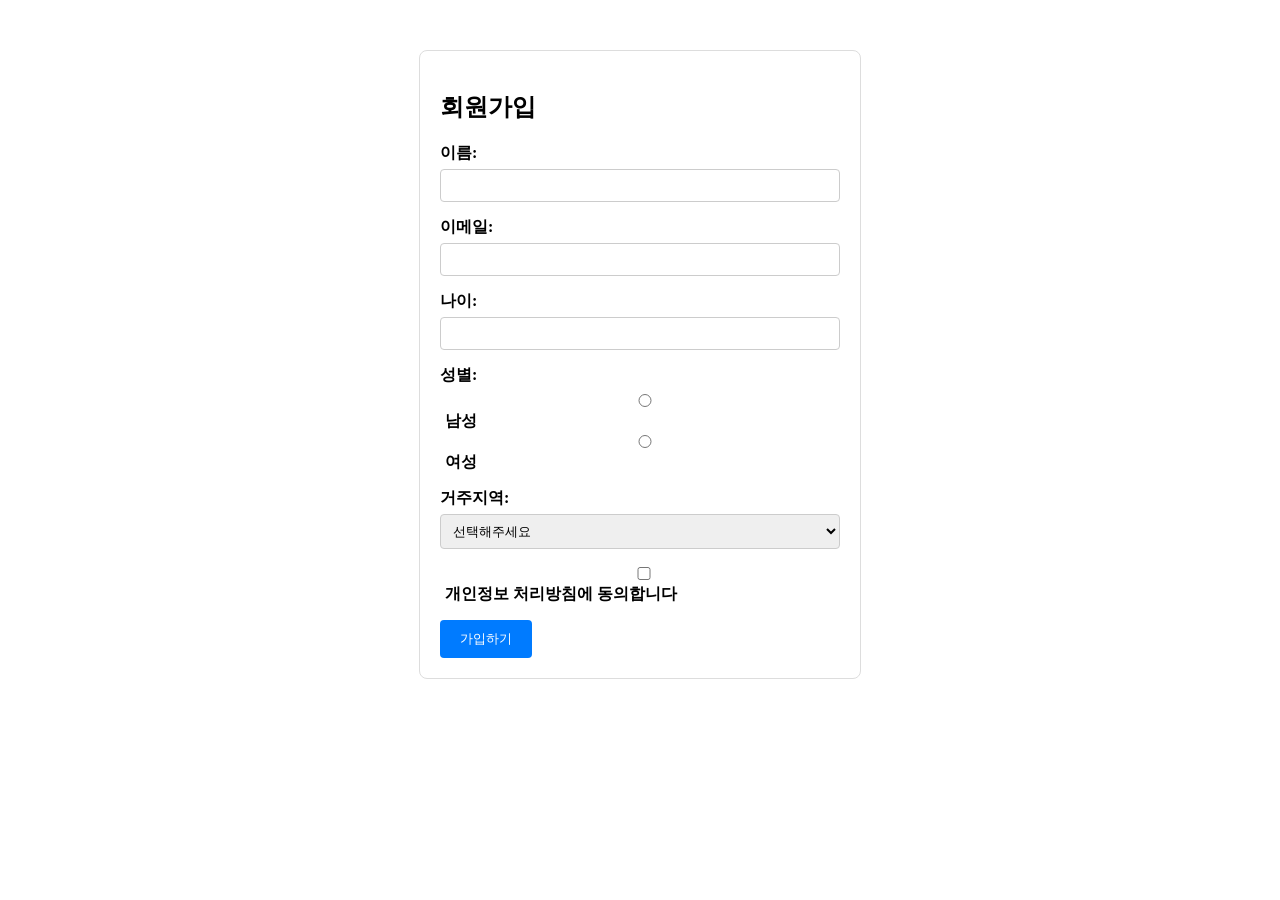
<file: index.html>
<!DOCTYPE html>
<html lang="ko">
<head>
 <meta charset="UTF-8">
 <title>회원가입 폼</title>
 <style>
 .form-container {
 max-width: 400px;
 margin: 50px auto;
 padding: 20px;
 border: 1px solid #ddd;
 border-radius: 8px;
 }
 .form-group {
 margin-bottom: 15px;
 }
 label {
 display: block;
 margin-bottom: 5px;
 font-weight: bold;
 }
 input, select, textarea {
 width: 100%;
 padding: 8px;
 border: 1px solid #ccc;
 border-radius: 4px;
 box-sizing: border-box;
 }
 button {
 background-color: #007bff;
 color: white;
 padding: 10px 20px;
 border: none;
 border-radius: 4px;
 cursor: pointer;
 }
 .result {
 margin-top: 20px;
 padding: 10px;
 background-color: #f8f9fa;
 border-radius: 4px;
 }
 </style>
</head>
<body>
 <div class="form-container">
 <h2>회원가입</h2>
 <form id="signupForm">
 <div class="form-group">
 <label for="userName">이름:</label>
 <input type="text" id="userName" name="userName" required>
 </div>

 <div class="form-group">
 <label for="userEmail">이메일:</label>
 <input type="email" id="userEmail" name="userEmail" required>
 </div>

 <div class="form-group">
 <label for="userAge">나이:</label>
 <input type="number" id="userAge" name="userAge" min="1" max="120">
 </div>

 <div class="form-group">
 <label>성별:</label>
 <input type="radio" id="male" name="gender" value="남성">
 <label for="male" style="display: inline; margin-left: 5px;">남성</label>
 <input type="radio" id="female" name="gender" value="여성">
 <label for="female" style="display: inline; margin-left: 5px;">여성</label>
 </div>

 <div class="form-group">
 <label for="userCity">거주지역:</label>
 <select id="userCity" name="userCity">
 <option value="">선택해주세요</option>
 <option value="서울">서울</option>
 <option value="부산">부산</option>
 <option value="대구">대구</option>
 <option value="인천">인천</option>
 </select>
 </div>

 <div class="form-group">
 <input type="checkbox" id="agree" name="agree">
 <label for="agree" style="display: inline; margin-left: 5px;">개인정보 처리방침에 동의합니다</label>
 </div>

 <button type="button" onclick="processForm()">가입하기</button>
 </form>

 <div id="result" class="result" style="display: none;"></div>
 </div>

 <script>
 function processForm() {
 // 각 입력 요소의 값 가져오기
 const name = document.getElementById('userName').value;
 const email = document.getElementById('userEmail').value;
 const age = document.getElementById('userAge').value;
 const city = document.getElementById('userCity').value;
 const isAgreed = document.getElementById('agree').checked;

 // 라디오 버튼에서 선택된 값 찾기
 const genderRadios = document.getElementsByName('gender');
 let gender = '';
 for (let radio of genderRadios) {
 if (radio.checked) {
 gender = radio.value;
 break;
 }
 }

 // 유효성 검사
 if (!name || !email) {
 alert('이름과 이메일은 필수 입력사항입니다!');
 return;
 }

 if (!isAgreed) {
 alert('개인정보 처리방침에 동의해주세요!');
 return;
 }

 // 결과 표시
 const resultDiv = document.getElementById('result');
 resultDiv.innerHTML = `
 <h3>입력하신 정보</h3>
 <p><strong>이름:</strong> ${name}</p>
 <p><strong>이메일:</strong> ${email}</p>
 <p><strong>나이:</strong> ${age || '입력하지 않음'}</p>
 <p><strong>성별:</strong> ${gender || '선택하지 않음'}</p>
 <p><strong>거주지역:</strong> ${city || '선택하지 않음'}</p>
 <p><strong>약관동의:</strong> ${isAgreed ? '동의함' : '동의하지 않음'}</p>
 `;
 resultDiv.style.display = 'block';
 }
 </script>
</body>
</html>
</file>
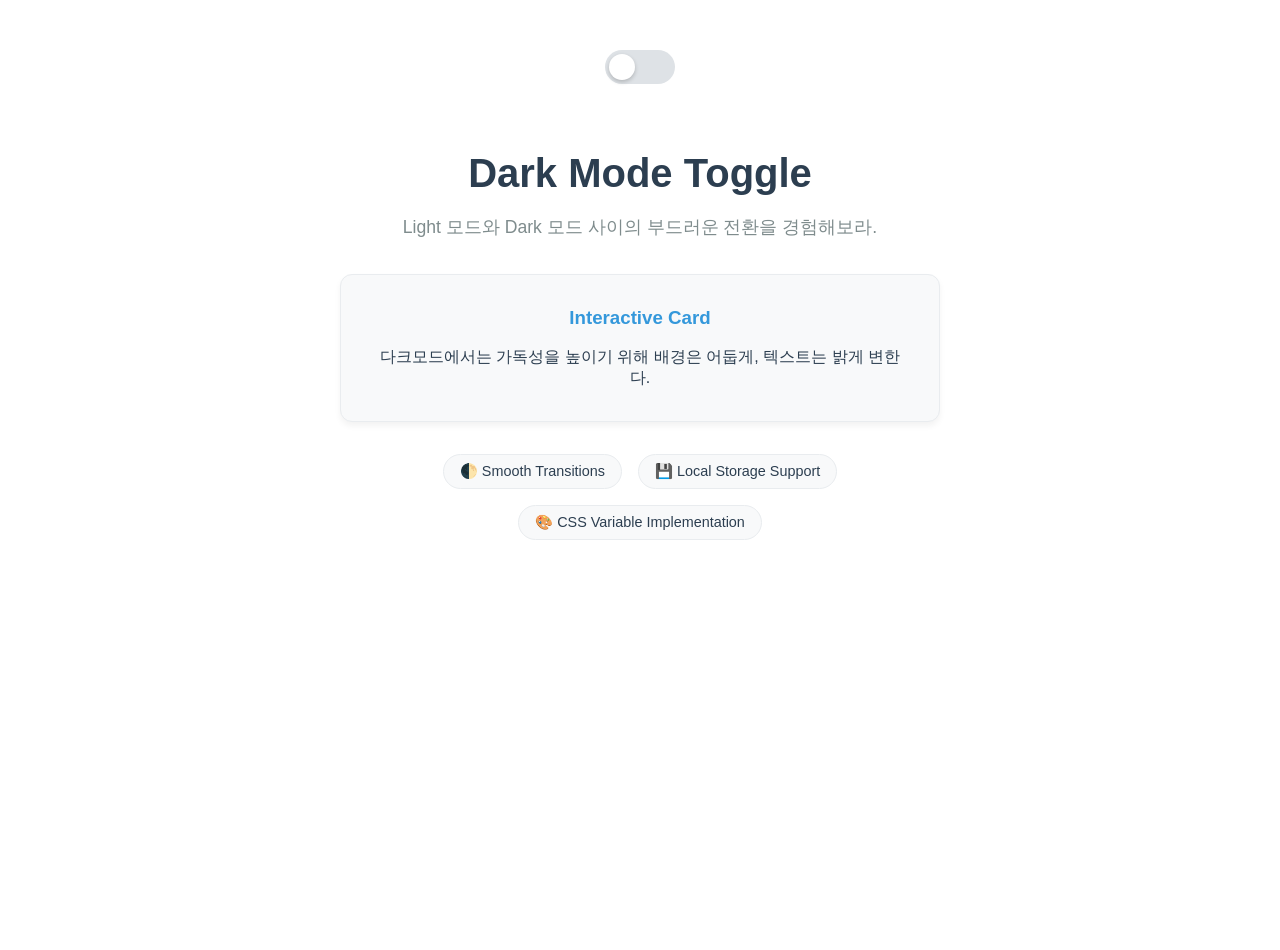
<file: new0504/new0504.html>
<!doctype html>
<html lang="ko">
  <head>
    <meta charset="UTF-8" />
    <meta name="viewport" content="width=device-width, initial-scale=1.0" />
    <link rel="stylesheet" href="./css/style0504.css" />

    <title>프로필 기억하기</title>
  </head>
  <body>
    <!-- 1. 체크박스: 실제로 클릭되는 데이터 모델 (화면에서는 숨김) -->

    <input type="checkbox" id="dark-mode" class="input" />

    <!-- 2. 라벨: 사용자가 눈으로 보고 클릭하는 스위치 모양 -->

    <label for="dark-mode" class="label">
      <div class="circle"></div>
    </label>

    <!-- 3. 컨텐츠: 테마 변경에 따라 색이 변할 내용물 -->

    <div class="container">
      <h1>Dark Mode Toggle</h1>

      <p class="description">
        Light 모드와 Dark 모드 사이의 부드러운 전환을 경험해보라.
      </p>

      <div class="card">
        <h3>Interactive Card</h3>

        <p>
          다크모드에서는 가독성을 높이기 위해 배경은 어둡게, 텍스트는 밝게
          변한다.
        </p>
      </div>

      <div class="features">
        <div class="feature-item">🌓 Smooth Transitions</div>

        <div class="feature-item">💾 Local Storage Support</div>

        <div class="feature-item">🎨 CSS Variable Implementation</div>
      </div>
    </div>

    <!-- 4. 자바스크립트 연결: 동작을 제어한다 -->

    <script src="./js/index.js"></script>
  </body>
</html>
</file>
<file: new0504/css/style0504.css>
:root {
  --bg-color: #ffffff;
  --text-color: #2c3e50;
  --secondary-text: #7f8c8d;
  --card-bg: #f8f9fa;
  --card-border: #e9ecef;
  --card-shadow: 0 4px 6px rgba(0, 0, 0, 0.05);
  --toggle-bg: #dee2e6;
  --circle-bg: #ffffff;
  --accent-color: #3498db;
}

body.dark {
  --bg-color: #1a1a2e;
  --text-color: #e94560;
  --secondary-text: #95a5a6;
  --card-bg: #16213e;
  --card-border: #0f3460;
  --card-shadow: 0 4px 20px rgba(0, 0, 0, 0.3);
  --toggle-bg: #0f3460;
  --circle-bg: #e94560;
  --accent-color: #e94560;
}

body {
  margin: 0;
  font-family: "Segoe UI", Tahoma, Geneva, Verdana, sans-serif;
  background-color: var(--bg-color);
  color: var(--text-color);
  display: flex;
  flex-direction: column;
  align-items: center;
  min-height: 100vh;
  padding-top: 50px;
  transition:
    background-color 0.4s ease,
    color 0.4s ease;
}

.input {
  visibility: hidden;
  position: absolute;
}

.label {
  width: 70px;
  height: 34px;
  background-color: var(--toggle-bg);
  border-radius: 17px;
  cursor: pointer;
  position: relative;
  transition: background-color 0.4s ease;
  margin-bottom: 40px;
}

.circle {
  width: 26px;
  height: 26px;
  background-color: var(--circle-bg);
  border-radius: 50%;
  position: absolute;
  top: 4px;
  left: 4px;
  transition:
    transform 0.4s cubic-bezier(0.68, -0.55, 0.265, 1.55),
    background-color 0.4s ease;
  box-shadow: 0 2px 4px rgba(0, 0, 0, 0.2);
}

.input:checked + .label .circle {
  transform: translateX(36px);
}

.container {
  max-width: 600px;
  text-align: center;
  padding: 0 20px;
}

h1 {
  font-size: 2.5rem;
  margin-bottom: 1rem;
}

.description {
  color: var(--secondary-text);
  font-size: 1.1rem;
  line-height: 1.6;
  margin-bottom: 2rem;
}

.card {
  background-color: var(--card-bg);
  border: 1px solid var(--card-border);
  border-radius: 12px;
  padding: 2rem;
  box-shadow: var(--card-shadow);
  transition: all 0.4s ease;
  margin-bottom: 2rem;
}

.card h3 {
  margin-top: 0;
  color: var(--accent-color);
}

.card p {
  color: var(--text-color);
  margin-bottom: 0;
}

.features {
  display: flex;
  justify-content: center;
  gap: 1rem;
  flex-wrap: wrap;
}

.feature-item {
  background-color: var(--card-bg);
  padding: 0.5rem 1rem;
  border-radius: 20px;
  font-size: 0.9rem;
  border: 1px solid var(--card-border);
  transition: all 0.4s ease;
}
</file>
